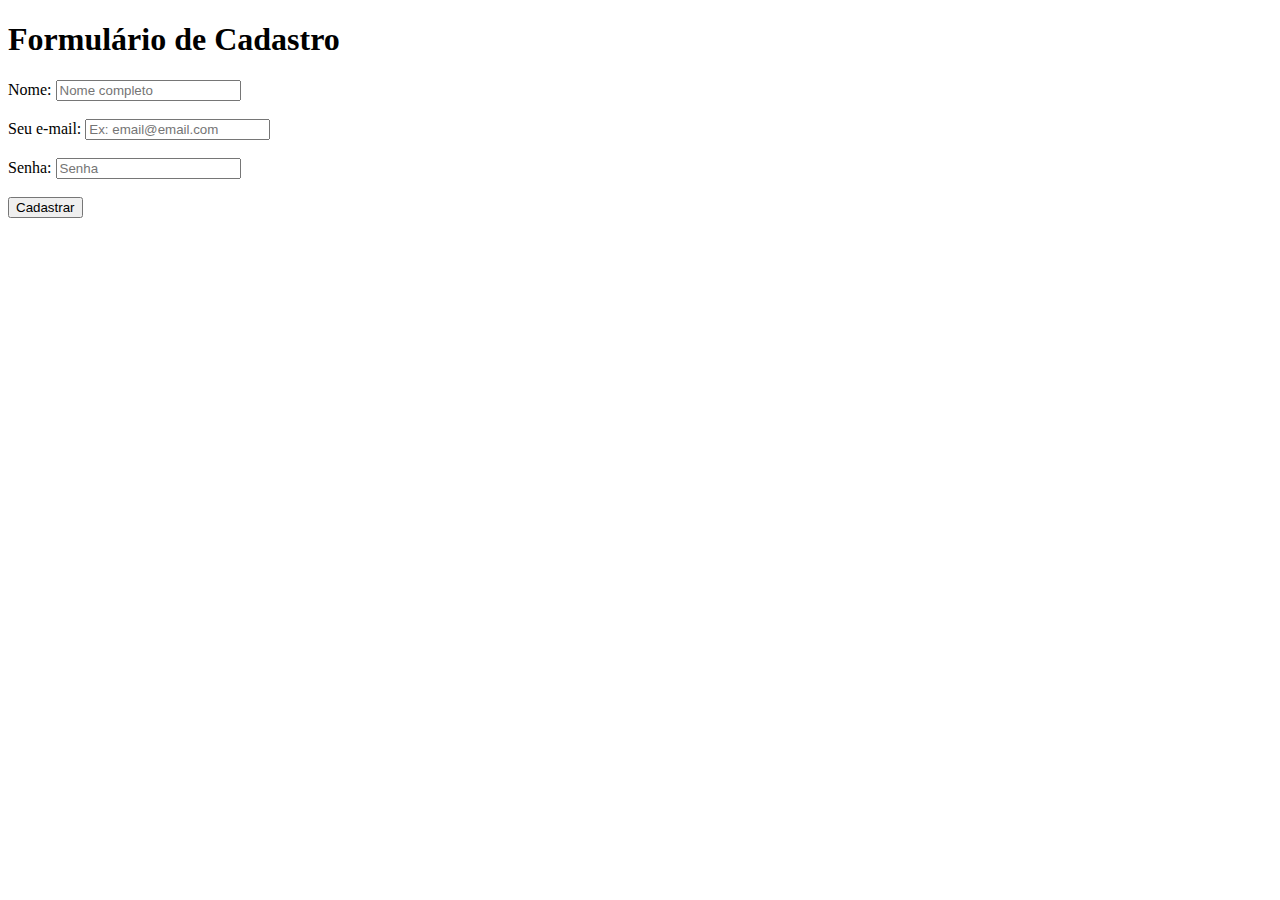
<file: index.html>
<!DOCTYPE html>
<html lang="pt-br">
<head>
    <meta charset="UTF-8">
    <meta http-equiv="X-UA-Compatible" content="IE=edge">
    <meta name="viewport" content="width=device-width, initial-scale=1.0">
    <title>Formulário - Exercício HTML</title>
</head>
<body>
    <h1>Formulário de Cadastro</h1>
    <form action="Cadastro">    
        <label for="name">Nome:</label>
        <input id="name" type="text" placeholder="Nome completo"><br><br>
        <label for="email">Seu e-mail:</label>
        <input id="email" type="email" placeholder="Ex: email@email.com"><br><br>
        <label for="password">Senha:</label>
        <input id="password" type="password" placeholder="Senha">
    </form><br>
    <button>Cadastrar</button>

</body>
</html>
</file>
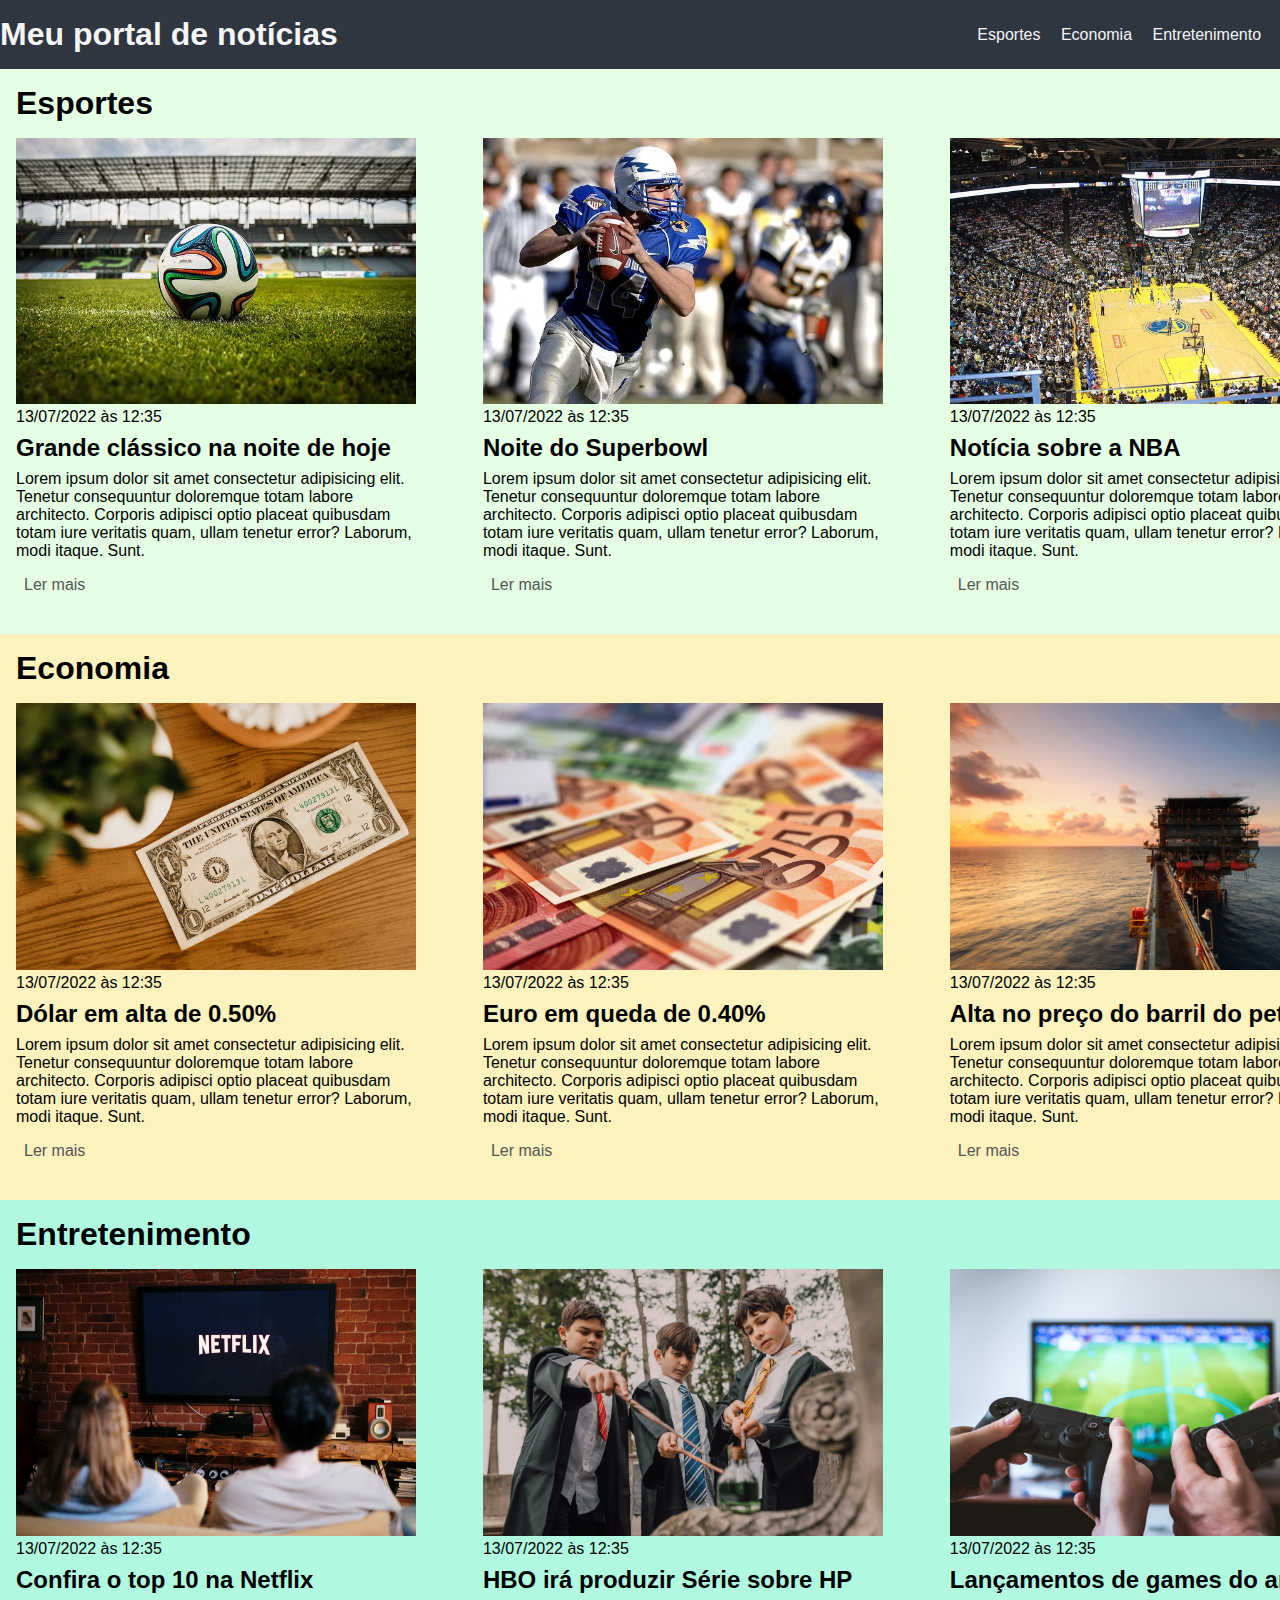
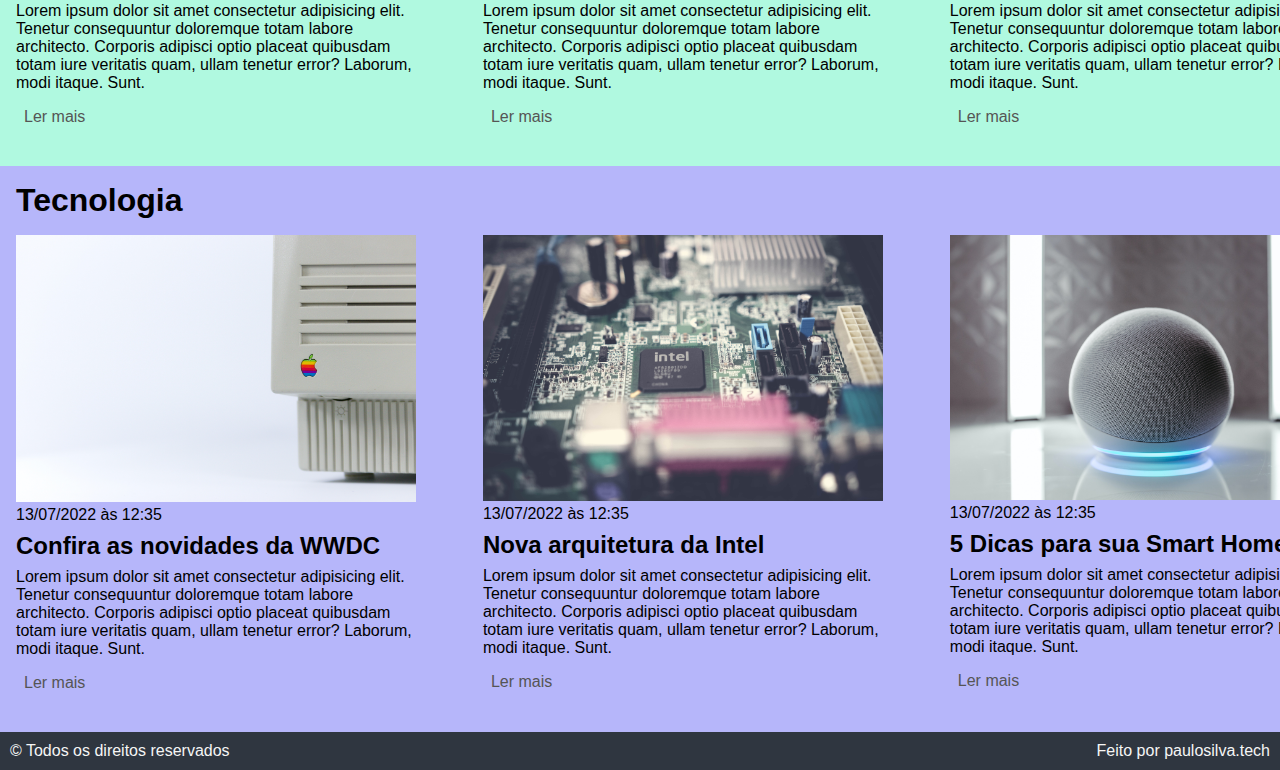
<file: css/index.html>
<!DOCTYPE html>
        <html lang="pt-BR">
        <head>
            <meta charset="UTF-8">
            <meta http-equiv="X-UA-Compatible" content="IE=edge">
            <meta name="viewport" content="width=device-width, initial-scale=1.0">
            <title>Meu portal de notícias</title>
            <link rel="stylesheet" href="./main.css" />
        </head>
        <body>
            <header>
                <div class="container">
                    <h1>Meu portal de notícias</h1>
                    <nav>
                        <ul>
                            <li>
                                <a href="#sports" title="Ir para a seção de esportes">Esportes</a>
                            </li>
                            <li>
                                <a href="#economy" title="Ir para a seção de notícias">Economia</a>
                            </li>
                            <li>
                                <a href="#entertainment" title="Ir para a seção de entretenimento">Entretenimento</a>
                            </li>
                            <li>
                                <a href="#tecnology" title="Ir para a seção de notícias">Tecnologia</a>
                            </li>
                        </ul>
                    </nav>
                </div>
            </header>
            <div class="container">
                <section id="sports">
                    <h2>Esportes</h2>
                    <div class="articles">
                        <article>
                            <img src="./imagens/futebol.jpg" alt="Bola de futebol no gramado" />
                            <header>
                                <time class="creation-date">13/07/2022 às 12:35</time>
                            </header>
                            <h3>Grande clássico na noite de hoje</h3>
                            <p>
                                Lorem ipsum dolor sit amet consectetur adipisicing elit. Tenetur consequuntur doloremque totam labore architecto. Corporis adipisci optio placeat quibusdam totam iure veritatis quam, ullam tenetur error? Laborum, modi itaque. Sunt.
                            </p>
                            <a href="#" title="Leia a notícia completa">Ler mais</a>
                        </article>
                        <article>
                            <img src="./imagens/futebol-americano.jpg" alt="Jogador de futebol americano correndo com a bola na mão" />
                            <header>
                                <time class="creation-date">13/07/2022 às 12:35</time>
                            </header>
                            <h3>Noite do Superbowl</h3>
                            <p>
                                Lorem ipsum dolor sit amet consectetur adipisicing elit. Tenetur consequuntur doloremque totam labore architecto. Corporis adipisci optio placeat quibusdam totam iure veritatis quam, ullam tenetur error? Laborum, modi itaque. Sunt.
                            </p>
                            <a href="#" title="Leia a notícia completa">Ler mais</a>
                        </article>
                        <article>
                            <img src="./imagens/basquete.jpg" title="Vista aérea de uma quadra de basquete" />
                            <header>
                                <time class="creation-date">13/07/2022 às 12:35</time>
                            </header>
                            <h3>Notícia sobre a NBA</h3>
                            <p>
                                Lorem ipsum dolor sit amet consectetur adipisicing elit. Tenetur consequuntur doloremque totam labore architecto. Corporis adipisci optio placeat quibusdam totam iure veritatis quam, ullam tenetur error? Laborum, modi itaque. Sunt.
                            </p>
                            <a href="#" title="Leia a notícia completa">Ler mais</a>
                        </article>
                        
                    </div>
                </section>
            </div>
            <div class="container">
                <section id="economy">
                    <h2>Economia</h2>
                    <div class="articles">
                        <article>
                            <img src="./imagens/dolares.jpg" alt="Muitos dólares" />
                            <header>
                                <time class="creation-date">13/07/2022 às 12:35</time>
                            </header>
                            <h3>Dólar em alta de 0.50%</h3>
                            <p>
                                Lorem ipsum dolor sit amet consectetur adipisicing elit. Tenetur consequuntur doloremque totam labore architecto. Corporis adipisci optio placeat quibusdam totam iure veritatis quam, ullam tenetur error? Laborum, modi itaque. Sunt.
                            </p>
                            <a href="#" title="Leia a notícia completa">Ler mais</a>
                        </article>
                        <article>
                            <img src="./imagens/euro.jpg" alt="Várias notas de euro" />
                            <header>
                                <time class="creation-date">13/07/2022 às 12:35</time>
                            </header>
                            <h3>Euro em queda de 0.40%</h3>
                            <p>
                                Lorem ipsum dolor sit amet consectetur adipisicing elit. Tenetur consequuntur doloremque totam labore architecto. Corporis adipisci optio placeat quibusdam totam iure veritatis quam, ullam tenetur error? Laborum, modi itaque. Sunt.
                            </p>
                            <a href="#" title="Leia a notícia completa">Ler mais</a>
                        </article>
                        <article>
                            <img src="./imagens/petroleo.jpg" alt="Extração de petróleo" />
                            <header>
                                <time class="creation-date">13/07/2022 às 12:35</time>
                            </header>
                            <h3>Alta no preço do barril do petróleo</h3>
                            <p>
                                Lorem ipsum dolor sit amet consectetur adipisicing elit. Tenetur consequuntur doloremque totam labore architecto. Corporis adipisci optio placeat quibusdam totam iure veritatis quam, ullam tenetur error? Laborum, modi itaque. Sunt.
                            </p>
                            <a href="#" title="Leia a notícia completa">Ler mais</a>
                        </article>
                    </div>
                </section>
            </div>
            <div class="container">
                <section id="entertainment">
                    <h2>Entretenimento</h2>
                    <div class="articles">
                        <article>
                            <img src="./imagens/netflix.jpg" alt="Casal Assistindo Netflix" />
                            <header>
                                <time class="creation-date">13/07/2022 às 12:35</time>
                            </header>
                            <h3>Confira o top 10 na Netflix</h3>
                            <p>
                                Lorem ipsum dolor sit amet consectetur adipisicing elit. Tenetur consequuntur doloremque totam labore architecto. Corporis adipisci optio placeat quibusdam totam iure veritatis quam, ullam tenetur error? Laborum, modi itaque. Sunt.
                            </p>
                            <a href="#" title="Leia a notícia completa">Ler mais</a>
                        </article>
                        <article>
                            <img src="./imagens/harry.jpg" alt="Várias notas de euro" />
                            <header>
                                <time class="creation-date">13/07/2022 às 12:35</time>
                            </header>
                            <h3>HBO irá produzir Série sobre HP</h3>
                            <p>
                                Lorem ipsum dolor sit amet consectetur adipisicing elit. Tenetur consequuntur doloremque totam labore architecto. Corporis adipisci optio placeat quibusdam totam iure veritatis quam, ullam tenetur error? Laborum, modi itaque. Sunt.
                            </p>
                            <a href="#" title="Leia a notícia completa">Ler mais</a>
                        </article>
                        <article>
                            <img src="./imagens/games.jpg" alt="Pessoas Jogando video-game" />
                            <header>
                                <time class="creation-date">13/07/2022 às 12:35</time>
                            </header>
                            <h3>Lançamentos de games do ano</h3>
                            <p>
                                Lorem ipsum dolor sit amet consectetur adipisicing elit. Tenetur consequuntur doloremque totam labore architecto. Corporis adipisci optio placeat quibusdam totam iure veritatis quam, ullam tenetur error? Laborum, modi itaque. Sunt.
                            </p>
                            <a href="#" title="Leia a notícia completa">Ler mais</a>
                        </article>
                    </div>
                </section>
            </div>
            <div class="container">
                <section id="tecnology">
                    <h2>Tecnologia</h2>
                    <div class="articles">
                        <article>
                            <img src="./imagens/apple.jpg" alt="Logo da apple" />
                            <header>
                                <time class="creation-date">13/07/2022 às 12:35</time>
                            </header>
                            <h3>Confira as novidades da WWDC</h3>
                            <p>
                                Lorem ipsum dolor sit amet consectetur adipisicing elit. Tenetur consequuntur doloremque totam labore architecto. Corporis adipisci optio placeat quibusdam totam iure veritatis quam, ullam tenetur error? Laborum, modi itaque. Sunt.
                            </p>
                            <a href="#" title="Leia a notícia completa">Ler mais</a>
                        </article>
                        <article>
                            <img src="./imagens/intel.jpg" alt="Chipset Intel" />
                            <header>
                                <time class="creation-date">13/07/2022 às 12:35</time>
                            </header>
                            <h3>Nova arquitetura da Intel</h3>
                            <p>
                                Lorem ipsum dolor sit amet consectetur adipisicing elit. Tenetur consequuntur doloremque totam labore architecto. Corporis adipisci optio placeat quibusdam totam iure veritatis quam, ullam tenetur error? Laborum, modi itaque. Sunt.
                            </p>
                            <a href="#" title="Leia a notícia completa">Ler mais</a>
                        </article>
                        <article>
                            <img src="./imagens/smarthome.jpg" alt="Dispositivo para smarthome" />
                            <header>
                                <time class="creation-date">13/07/2022 às 12:35</time>
                            </header>
                            <h3>5 Dicas para sua Smart Home</h3>
                            <p>
                                Lorem ipsum dolor sit amet consectetur adipisicing elit. Tenetur consequuntur doloremque totam labore architecto. Corporis adipisci optio placeat quibusdam totam iure veritatis quam, ullam tenetur error? Laborum, modi itaque. Sunt.
                            </p>
                            <a href="#" title="Leia a notícia completa">Ler mais</a>
                        </article>
                    </div>
                </section>
            </div>
        </body>
        <footer>
            <p>&copy; Todos os direitos reservados</p>
            <p>Feito por paulosilva.tech</p>
        </footer>
        </html>
</file>
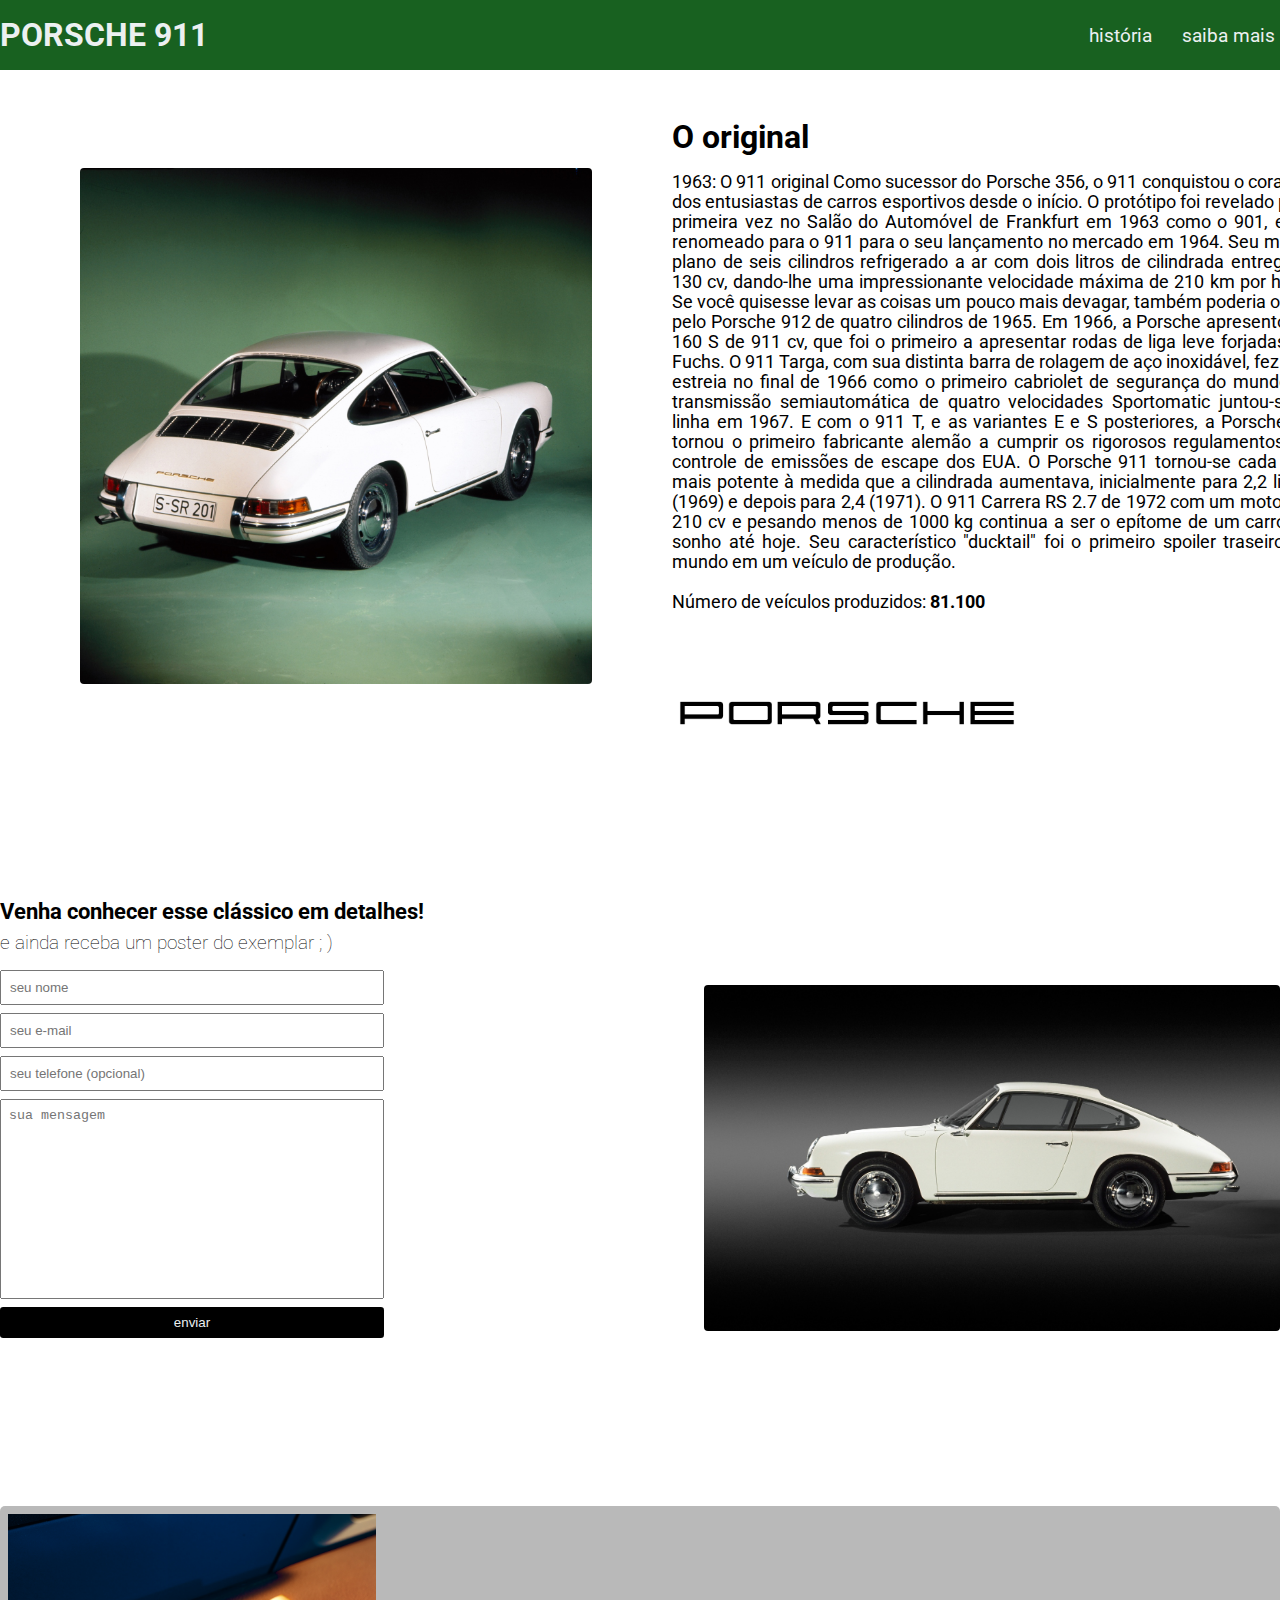
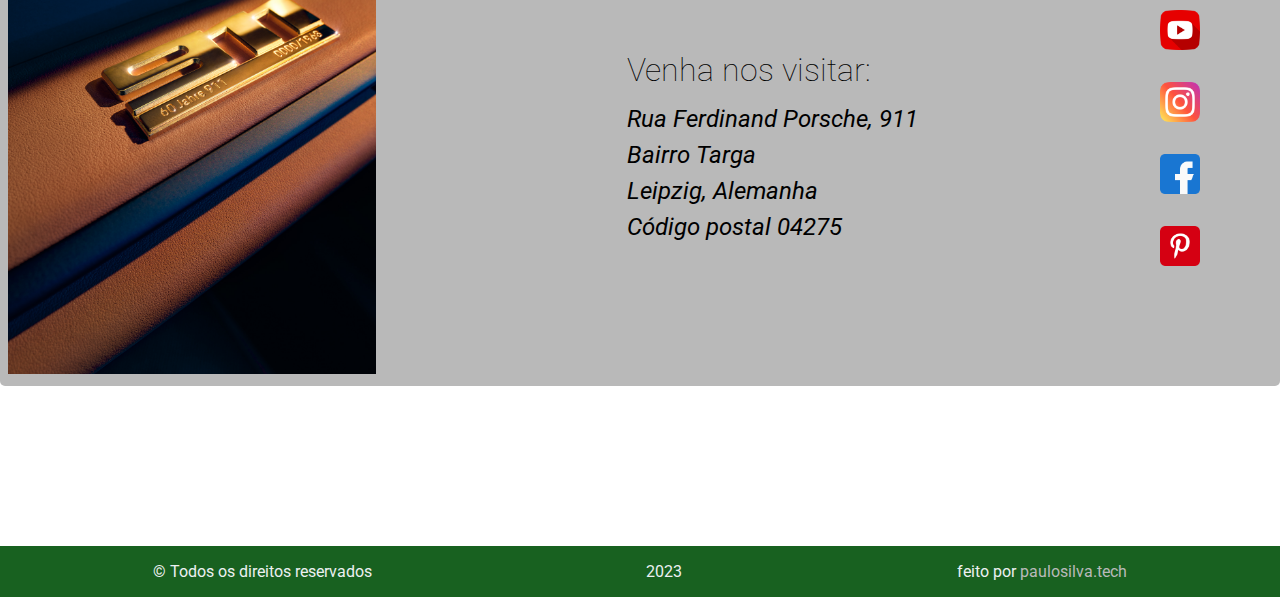
<file: projeto-1/index.html>
<!DOCTYPE html>
<html lang="pt-BR">
  <head>
    <meta charset="UTF-8" />
    <meta name="viewport" content="width=device-width, initial-scale=1.0" />
    <link rel="stylesheet" href="./main.css" />
    <title>Porsche 911 - Um clássico revolucionário</title>
  </head>
  <body>
    <header>
      <div class="container">
        <h1>PORSCHE 911</h1>
        <nav>
          <ul>
            <li><a href="#about">história</a></li>
            <li><a href="#contact">saiba mais</a></li>
          </ul>
        </nav>
      </div>
    </header>
    <section id="about">
      <div class="container">
        <img class="store-front" src="./assets/porsche911.jpg" alt="" />
      </div>
      <div class="text-main">
        <h1>O original</h1>
        <p>
          1963: O 911 original Como sucessor do Porsche 356, o 911 conquistou o
          coração dos entusiastas de carros esportivos desde o início. O
          protótipo foi revelado pela primeira vez no Salão do Automóvel de
          Frankfurt em 1963 como o 901, e foi renomeado para o 911 para o seu
          lançamento no mercado em 1964. Seu motor plano de seis cilindros
          refrigerado a ar com dois litros de cilindrada entregava 130 cv,
          dando-lhe uma impressionante velocidade máxima de 210 km por hora. Se
          você quisesse levar as coisas um pouco mais devagar, também poderia
          optar pelo Porsche 912 de quatro cilindros de 1965. Em 1966, a Porsche
          apresentou o 160 S de 911 cv, que foi o primeiro a apresentar rodas de
          liga leve forjadas da Fuchs. O 911 Targa, com sua distinta barra de
          rolagem de aço inoxidável, fez sua estreia no final de 1966 como o
          primeiro cabriolet de segurança do mundo. A transmissão semiautomática
          de quatro velocidades Sportomatic juntou-se à linha em 1967. E com o
          911 T, e as variantes E e S posteriores, a Porsche se tornou o
          primeiro fabricante alemão a cumprir os rigorosos regulamentos de
          controle de emissões de escape dos EUA. O Porsche 911 tornou-se cada
          vez mais potente à medida que a cilindrada aumentava, inicialmente
          para 2,2 litros (1969) e depois para 2,4 (1971). O 911 Carrera RS 2.7
          de 1972 com um motor de 210 cv e pesando menos de 1000 kg continua a
          ser o epítome de um carro de sonho até hoje. Seu característico
          "ducktail" foi o primeiro spoiler traseiro do mundo em um veículo de
          produção.<br><br>
          Número de veículos produzidos: <strong>81.100</strong>
        </p>
        <img class="logo" src="./assets/porsche-logo-789.png" alt="">
      </div>
    </section>
    <section id="contact">
        <div class="container">
            <h2>Venha conhecer esse clássico em detalhes!</h2>
            <h3>e ainda receba um poster do exemplar ; )</h3>
            <div class="form">
                <form>
                    <input type="text" placeholder="seu nome" required/>
                    <input type="email" placeholder="seu e-mail" required/>
                    <input type="tel" placeholder="seu telefone (opcional)"/>
                    <textarea placeholder="sua mensagem" required></textarea>
                    <button type="submit">enviar</button>
                </form>
                <img src="./assets/porsche911-2.jpeg" alt="">
            </div>
            
            <div class="social">
                <div class="photo">
                    <img src="./assets/porsche-logo.jpeg" alt="Porsche Logo">
                </div>
                <div class="address">
                    <h3>Venha nos visitar:</h3>
                    <address>
                        <p>Rua Ferdinand Porsche, 911</p>
                        <p>Bairro Targa</p>
                        <p>Leipzig, Alemanha</p>
                        <p>Código postal 04275</p>
                    </address>
                </div>
                <div class="icons">
                    <img src="./assets/youtube.png" alt=""><a href="https://youtube.com"></a></img>
                    <img src="./assets/instagram.png" alt=""><a href="https://instagram.com"></a></img>
                    <img src="./assets/facebook.png" alt=""><a href="https://facebook.com"></a></img>
                    <img src="./assets/pinterest.png" alt=""><a href="https://pinterest.com"></a></img>
                </div>
            </div>
        </div>
    </section>
    <footer>
        <div>
            <p>&copy Todos os direitos reservados</p>
            <p>2023</p>
            <p>feito por <a href="https://www.instagram.com/paulosilva.tech/" target="_blank">paulosilva.tech</a></p>
        </div>
    </footer>
  </body>
</html>
</file>
<file: css/main.css>
@import url('https://fonts.googleapis.com/css2?family=Roboto:wght@100;400;500&display=swap');

* {
    box-sizing: border-box;
    margin: 0;
    padding: 0;
}

body {
    font-family: ˜Roboto˜, sans-serif;
}

a {
    text-decoration: none;
}

body > header {
    background-color:#2f3640;
    color: whitesmoke;
    padding: 16px 0;
}

header .container {
    display: flex;
    align-items: center;
    justify-content: space-between;
}

header li {
    display: inline;
}

header li a {
    color: whitesmoke;
    padding: 8px;
}

header li a:hover {
    background-color: whitesmoke;
    color: #2f3640;
    border-radius: 2px;
    transition: 1s;
}

section {
    padding: 16px; 
}

section h2, 
.articles article {
    margin-bottom: 16px;
}

.container {
    width: 1366px;
    margin: 0 auto;
}

.articles {
    display: flex;
    flex-wrap: wrap;
    justify-content: space-between;
}

.articles article img {
    /*height: 180px;*/
    width: 400px;
}

.articles article {
    width: 30%;
}

.articles article h3 {
    margin-top: 8px;
    margin-bottom: 8px;
}

.articles article a {
    color: #555555;
    padding: 8px;
    display: inline-block;
    font-weight: 500;
    margin-top: 8px;
}

.articles article a:hover {
    background-color: #555555;
    color: whitesmoke;
    border-radius: 3px;
    transition: 1s;
}

.articles article h3 {
    font-size: 24px;
}

section h2 {
    font-size: 32px;
}

#sports {
    background-color: rgba(0, 255, 0, 0.1);
}

#sports .articles article a:hover {
    background-color: #009432;
}

#economy {
    background-color: rgb(251, 242, 189);
}

#economy .articles article a:hover {
    background-color: gold;
}

#entertainment {
    background-color: rgb(176, 249, 224);
}

#entertainment .articles article a:hover {
    color: #2f3640;
    background-color: aqua;
}

#tecnology {
    background-color: rgb(182, 182, 250);
}

#tecnology .articles article a:hover {
    background-color: blue;
}

footer {
    display: flex;
    justify-content: space-between;
    align-items: center;
    padding: 10px;
    background-color: #2f3640;
    color: whitesmoke;
}
</file>
<file: projeto-1/main.css>
@import url('https://fonts.googleapis.com/css2?family=Roboto:wght@100;400;500&display=swap');

* {
    margin: 0;
    padding: 0;
    box-sizing: border-box;
}

:root {
    --font-text:"Roboto", sans-serif;
}

body{
    font-family: var(--font-text);
}

header {
    padding: 1rem 0;
    background-color: #186120;
    color: #ecf0f1;
}

header nav li {
    display: inline;
    margin-left: 1rem;
    font-size: 1.2rem;
}

header nav li a {
    color: #ecf0f1;
    text-decoration: none;
    padding: 5px;
    gap: 1rem;
}

header nav li a:hover {
    color: #186120;
    background-color: #ecf0f1;
    border-radius: 2px;
    transition: 1s;
}

.container {
    max-width: 1280px;
    width: 100%;
    margin: 0 auto;
}

header .container {
    display: flex;
    align-items: center;
    justify-content: space-between;

}

#about {
    display: flex;
    align-items: center;
    justify-content: space-around;
    margin: 3rem 5rem;
    gap: 5rem;
}

img.store-front {
    width: 40vw;
    border-radius: 4px;
}

.text-main h1 {
    font-size: 2rem;
    margin-bottom: 1rem;
}

.text-main p {
    width: 50vw;
    font-size: 1.1rem;
    text-align: justify;
}

img.logo {
    width: 350px;
    margin-top: 5rem;
}

#contact {
    margin-top: 10rem;
    margin-bottom: 10rem;
}

#contact h2 {
    font-size: 1.4rem;
    margin-bottom: .5rem;
}

#contact h3 {
    font-weight: 100;
    margin-bottom: 1rem;
}

.form {
    display: flex;
    align-items: center;
    justify-content: space-between;

    margin: 0;
}

form input,
form textarea,
form button {
    display: block;
    width: 30vw;
    margin-bottom: 0.5rem;
    padding: 0.5rem;
}

form textarea {
    resize: none;
    height: 200px;
}

form button {
    background-color: black;
    color: #ecf0f1;
    border: none;
    cursor: pointer;
    border-radius: .2rem;
}

form button:hover {
    background-color: #186120;
    transition: 1s;
}

input:focus,
textarea:focus {
    outline-color: #186120;
}

.form img {
    width: 45vw;
    border-radius: 4px;
}

.social {
    display: flex;
    align-items: center;
    justify-content: space-between;

    background-color: #b9b9b9;
    border-radius: 5px;
    margin: 10rem 0;
}

div.photo img {
    width: 30vw;
    padding: .5rem;
}

.address h3 {
    font-size: 2rem;
}

.address p {
    font-size: 1.5rem;
    margin-top: .5rem;
}

.icons {
    display: flex;
    flex-direction: column;
    gap: 1rem;
    margin-right: 5rem;
}

.icons img {
    width: 40px;
}

footer {
    background-color: #186120;
}

footer div {
    display: flex;
    align-items: center;
    justify-content: space-around;

    padding: 1rem;
}

footer p {
    color: #ecf0f1;
}

footer a {
    color: #b9b9b9;
    text-decoration: none;
}
</file>
